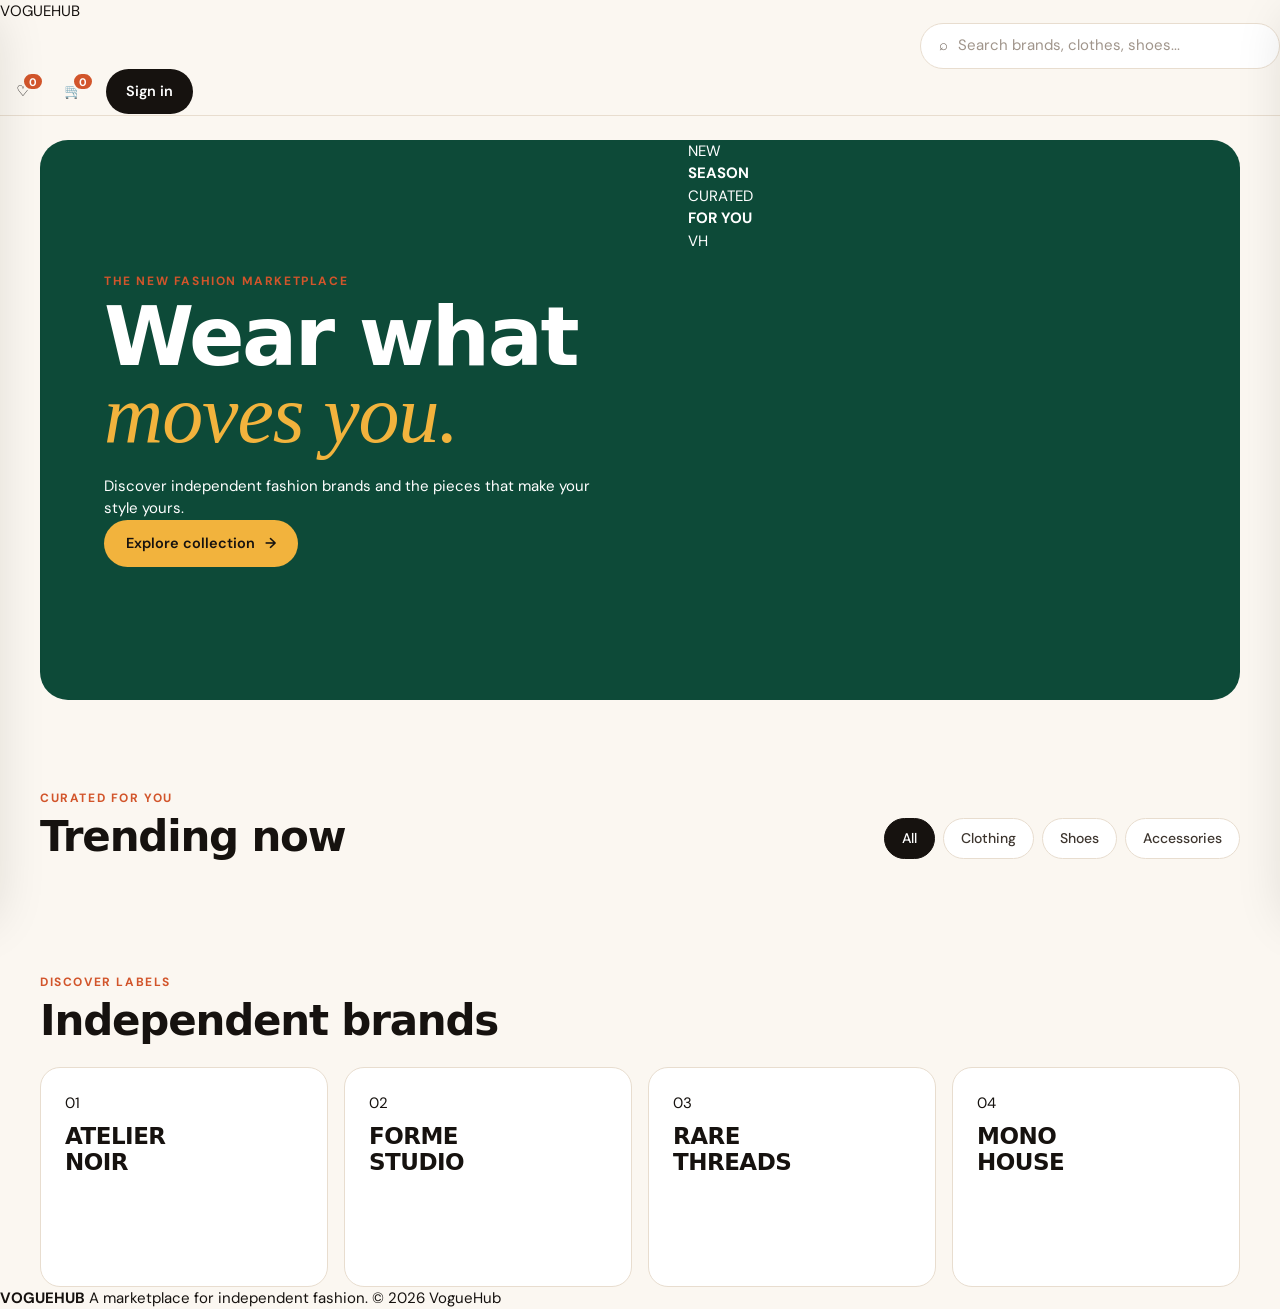
<file: index_1.html>
<!DOCTYPE html>
<html lang="en">
<head>
  <meta charset="UTF-8">
  <meta name="viewport" content="width=device-width, initial-scale=1.0">
  <title>VOGUEHUB — Fashion Marketplace</title>
  <link rel="preconnect" href="https://fonts.googleapis.com">
  <link rel="preconnect" href="https://fonts.gstatic.com" crossorigin>
  <link href="https://fonts.googleapis.com/css2?family=DM+Sans:wght@400;500;600;700&family=Playfair+Display:wght@600;700&display=swap" rel="stylesheet">
  <link rel="stylesheet" href="css/style.css">
</head>
<body>
  <div class="overlay" id="overlay"></div>

  <aside class="sidebar" id="sidebar">
    <div class="brand">
      <div class="brand-mark">V</div>
      <div><strong>VOGUEHUB</strong><span>FASHION MARKETPLACE</span></div>
    </div>
    <button class="close-sidebar" id="closeSidebar" aria-label="Close menu">×</button>

    <nav>
      <p class="nav-label">DISCOVER</p>
      <button class="nav-item active" data-category="All">⌂ <span>Home</span></button>
      <button class="nav-item" data-category="New In">✦ <span>New In</span></button>
      <button class="nav-item" data-category="Clothing">◈ <span>Clothing</span></button>
      <button class="nav-item" data-category="Shoes">◇ <span>Shoes</span></button>
      <button class="nav-item" data-category="Accessories">○ <span>Accessories</span></button>

      <p class="nav-label">MY SPACE</p>
      <button class="nav-item" id="wishlistNav">♡ <span>Wishlist</span><b id="wishCount">0</b></button>
      <button class="nav-item" id="cartNav">🛒 <span>Cart</span><b id="cartCount">0</b></button>

      <p class="nav-label seller-label">SELL ON VOGUEHUB</p>
      <button class="nav-item seller-button" id="sellNav">＋ <span>Upload Product</span></button>
      <button class="nav-item" id="dashboardNav">▣ <span>Seller Dashboard</span></button>
    </nav>

    <div class="sidebar-bottom">
      <button class="nav-item" id="settingsBtn">⚙ <span>Settings</span></button>
      <button class="profile-mini" id="profileBtn">
        <div class="avatar" id="avatar">G</div>
        <div><strong id="profileName">Guest</strong><span id="profileStatus">Sign in to continue</span></div>
      </button>
    </div>
  </aside>

  <main class="main">
    <header class="topbar">
      <button class="menu-btn" id="menuBtn">☰</button>
      <div class="mobile-logo">VOGUEHUB</div>
      <div class="search-box">
        <span>⌕</span>
        <input id="searchInput" type="search" placeholder="Search brands, clothes, shoes...">
      </div>
      <div class="top-actions">
        <button class="icon-btn" id="headerWish" title="Wishlist">♡<small id="headerWishCount">0</small></button>
        <button class="icon-btn cart-icon" id="headerCart" title="Cart">🛒<small id="headerCartCount">0</small></button>
        <button class="sign-in-btn" id="headerAuth">Sign in</button>
      </div>
    </header>

    <section class="hero">
      <div class="hero-copy">
        <p class="eyebrow">THE NEW FASHION MARKETPLACE</p>
        <h1>Wear what<br><em>moves you.</em></h1>
        <p>Discover independent fashion brands and the pieces that make your style yours.</p>
        <button class="primary-btn" id="shopNow">Explore collection <span>→</span></button>
      </div>
      <div class="hero-art">
        <div class="hero-card card-one">NEW<br><strong>SEASON</strong></div>
        <div class="hero-card card-two">CURATED<br><strong>FOR YOU</strong></div>
        <div class="hero-circle">VH</div>
      </div>
    </section>

    <section class="content">
      <div class="section-heading">
        <div>
          <p class="eyebrow">CURATED FOR YOU</p>
          <h2>Trending now</h2>
        </div>
        <div class="filter-row" id="filters">
          <button class="filter active" data-filter="All">All</button>
          <button class="filter" data-filter="Clothing">Clothing</button>
          <button class="filter" data-filter="Shoes">Shoes</button>
          <button class="filter" data-filter="Accessories">Accessories</button>
        </div>
      </div>

      <div class="product-grid" id="productGrid"></div>

      <div class="empty-state" id="emptyState" hidden>
        <div>⌕</div>
        <h3>No pieces found</h3>
        <p>Try another search or category.</p>
      </div>
    </section>

    <section class="brands-section">
      <div class="section-heading">
        <div>
          <p class="eyebrow">DISCOVER LABELS</p>
          <h2>Independent brands</h2>
        </div>
      </div>
      <div class="brand-strip">
        <div class="brand-tile"><span>01</span><strong>ATELIER<br>NOIR</strong></div>
        <div class="brand-tile"><span>02</span><strong>FORME<br>STUDIO</strong></div>
        <div class="brand-tile"><span>03</span><strong>RARE<br>THREADS</strong></div>
        <div class="brand-tile"><span>04</span><strong>MONO<br>HOUSE</strong></div>
      </div>
    </section>

    <footer>
      <strong>VOGUEHUB</strong>
      <span>A marketplace for independent fashion.</span>
      <span>© 2026 VogueHub</span>
    </footer>
  </main>

  <!-- Cart drawer -->
  <section class="drawer" id="cartDrawer">
    <div class="drawer-head"><div><p class="eyebrow">YOUR BAG</p><h2>Shopping cart</h2></div><button class="drawer-close" data-close="cartDrawer">×</button></div>
    <div class="cart-items" id="cartItems"></div>
    <div class="cart-footer">
      <div><span>Subtotal</span><strong id="cartTotal">₦0</strong></div>
      <button class="primary-btn full" id="checkoutBtn">Proceed to checkout →</button>
      <small>Demo checkout — connect a payment provider for real transactions.</small>
    </div>
  </section>

  <!-- Auth modal -->
  <div class="modal-wrap" id="authModal">
    <div class="modal">
      <button class="modal-close" data-close="authModal">×</button>
      <div class="auth-logo">VH</div>
      <p class="eyebrow" id="authEyebrow">WELCOME BACK</p>
      <h2 id="authTitle">Sign in</h2>
      <p class="muted" id="authText">Access your cart, wishlist and seller tools.</p>
      <form id="authForm">
        <div class="field" id="nameField" hidden><label>Full name</label><input id="nameInput" type="text" placeholder="Your name"></div>
        <div class="field"><label>Email</label><input id="emailInput" type="email" placeholder="you@example.com" required></div>
        <div class="field"><label>Password</label><input id="passwordInput" type="password" placeholder="••••••••" required minlength="4"></div>
        <button class="primary-btn full" type="submit" id="authSubmit">Sign in</button>
      </form>
      <button class="switch-auth" id="switchAuth">Don't have an account? <b>Create one</b></button>
    </div>
  </div>

  <!-- Product modal -->
  <div class="modal-wrap" id="productModal">
    <div class="modal product-modal">
      <button class="modal-close" data-close="productModal">×</button>
      <div id="productDetail"></div>
    </div>
  </div>

  <!-- Seller upload modal -->
  <div class="modal-wrap" id="uploadModal">
    <div class="modal upload-modal">
      <button class="modal-close" data-close="uploadModal">×</button>
      <p class="eyebrow">SELL ON VOGUEHUB</p>
      <h2>Upload a product</h2>
      <p class="muted">Add a piece to your storefront. In this demo it is saved in your browser.</p>
      <form id="uploadForm">
        <div class="field"><label>Product name</label><input id="uploadName" required placeholder="e.g. Oversized Essential Tee"></div>
        <div class="form-row">
          <div class="field"><label>Brand</label><input id="uploadBrand" required placeholder="Your brand"></div>
          <div class="field"><label>Price (₦)</label><input id="uploadPrice" type="number" min="1" required placeholder="25000"></div>
        </div>
        <div class="form-row">
          <div class="field"><label>Category</label>
            <select id="uploadCategory"><option>Clothing</option><option>Shoes</option><option>Accessories</option></select>
          </div>
          <div class="field"><label>Image URL</label><input id="uploadImage" type="url" placeholder="https://..."></div>
        </div>
        <div class="field"><label>Description</label><textarea id="uploadDescription" rows="3" placeholder="Tell buyers about this piece..."></textarea></div>
        <button class="primary-btn full" type="submit">Publish product →</button>
      </form>
    </div>
  </div>

  <!-- Dashboard modal -->
  <div class="modal-wrap" id="dashboardModal">
    <div class="modal dashboard-modal">
      <button class="modal-close" data-close="dashboardModal">×</button>
      <p class="eyebrow">SELLER CENTER</p>
      <h2>Your dashboard</h2>
      <div class="stats">
        <div><strong id="statProducts">0</strong><span>Products</span></div>
        <div><strong id="statOrders">0</strong><span>Orders</span></div>
        <div><strong id="statRevenue">₦0</strong><span>Revenue</span></div>
      </div>
      <div class="dashboard-note"><strong>Next step</strong><p>Connect a real backend/database to store products and orders for all sellers.</p></div>
      <button class="primary-btn full" id="dashboardUpload">＋ Upload another product</button>
    </div>
  </div>

  <div class="toast" id="toast"></div>
  <script src="js/script.js"></script>
</body>
</html>
</file>
<file: css/style.css>
/* Kloset — bold, warm and made for phones first */
:root{
  --ink:#16120F; --ink-2:#3D352E; --muted:#776C63; --line:#E8DDCF; --paper:#FBF7F1; --sand:#F3E9DC; --card:#FFFFFF;
  --green:#0D4A38; --green-2:#14684F; --green-soft:#E2EFE8;
  --gold:#F2B33D; --gold-2:#FFC85C; --gold-soft:#FDF1D8;
  --clay:#D2552B; --clay-soft:#FBE4D8;
  --radius:20px; --radius-lg:28px;
  --shadow:0 18px 50px rgba(22,18,15,.14); --shadow-sm:0 4px 16px rgba(22,18,15,.07);
  --font-display:"Bricolage Grotesque",system-ui,sans-serif;
  --font-body:"DM Sans",system-ui,sans-serif;
  --font-accent:"Instrument Serif",Georgia,serif;
  --wrap:1240px; --gutter:clamp(16px,4vw,40px);
  --pattern:url("data:image/svg+xml,%3Csvg xmlns='http://www.w3.org/2000/svg' width='56' height='56' viewBox='0 0 56 56'%3E%3Cg fill='none' stroke='%23F2B33D' stroke-opacity='.2' stroke-width='1.5'%3E%3Ccircle cx='28' cy='28' r='10'/%3E%3Ccircle cx='28' cy='28' r='4'/%3E%3Cpath d='M0 28h12M44 28h12M28 0v12M28 44v12'/%3E%3C/g%3E%3Cg fill='%23D2552B' fill-opacity='.3'%3E%3Cpath d='M0-6l6 6-6 6-6-6zM56-6l6 6-6 6-6-6zM0 50l6 6-6 6-6-6zM56 50l6 6-6 6-6-6z'/%3E%3C/g%3E%3C/svg%3E");
}
*{box-sizing:border-box;margin:0;padding:0}
[hidden]{display:none!important}
html{scroll-behavior:smooth;-webkit-text-size-adjust:100%}
body{font-family:var(--font-body);font-size:15px;line-height:1.5;background:var(--paper);color:var(--ink);min-height:100vh;-webkit-font-smoothing:antialiased}
img{display:block;max-width:100%}
button,input,select,textarea{font:inherit;color:inherit}
button{cursor:pointer;border:0;background:none}
a{color:inherit}
:focus-visible{outline:3px solid rgba(13,74,56,.35);outline-offset:2px}
.i{width:22px;height:22px;flex:0 0 auto;fill:none;stroke:currentColor;stroke-width:1.7;stroke-linecap:round;stroke-linejoin:round}
.pattern{background-color:var(--green);background-image:var(--pattern)}

/* ---------- Header ---------- */
.announce{position:relative;color:#fff;text-align:center;font-size:13px;font-weight:500;padding:9px 16px 13px;background:var(--green)}
.announce i{font-style:normal;color:var(--gold);margin:0 10px}
.announce::after{content:"";position:absolute;left:0;right:0;bottom:0;height:4px;background:repeating-linear-gradient(90deg,var(--gold) 0 22px,var(--clay) 22px 40px,var(--ink) 40px 46px,var(--green-2) 46px 66px)}
.demo-banner{background:var(--gold-soft);color:#6B4A0E;font-size:13px;line-height:1.5;padding:9px var(--gutter);text-align:center}
.demo-banner strong{text-transform:uppercase;letter-spacing:1px;font-size:11px;margin-right:6px}
.demo-banner.error{background:var(--clay-soft);color:#7A2A12}

.topbar{position:sticky;top:0;z-index:40;background:rgba(251,247,241,.92);backdrop-filter:saturate(1.4) blur(14px);-webkit-backdrop-filter:saturate(1.4) blur(14px);border-bottom:1px solid var(--line)}
.topbar-inner{width:min(var(--wrap),100% - var(--gutter)*2);margin:auto;height:74px;display:flex;align-items:center;gap:18px}
.logo{font-family:var(--font-display);font-weight:800;font-size:25px;letter-spacing:-.6px;color:var(--ink);text-decoration:none;white-space:nowrap}
.logo span{color:var(--green)}
.logo.light{color:#fff}
.logo.light span{color:var(--gold)}
.menu-btn{display:none;place-items:center;width:44px;height:44px;border-radius:50%;margin-left:-8px}
.menu-btn:hover{background:var(--sand)}
.main-nav{display:flex;gap:2px;margin-left:8px}
.main-nav .nav-item{padding:9px 13px;border-radius:999px;font-weight:500;font-size:15px;color:var(--ink-2);transition:background .15s,color .15s}
.main-nav .nav-item:hover,.main-nav .nav-item.active{background:var(--sand);color:var(--ink)}
.search-box{flex:1;max-width:360px;margin-left:auto;display:flex;align-items:center;gap:10px;height:46px;padding:0 18px;background:#fff;border:1.5px solid var(--line);border-radius:999px;color:var(--muted);cursor:text;transition:border-color .15s,box-shadow .15s}
.search-box:focus-within{border-color:var(--green);box-shadow:0 0 0 4px rgba(13,74,56,.1)}
.search-box .i{width:19px;height:19px}
.search-box input{border:0;outline:0;background:none;width:100%;font-size:15px;color:var(--ink)}
.search-box input::placeholder{color:#A0958B}
.top-actions{display:flex;align-items:center;gap:4px}
.sell-link{font-weight:700;font-size:14.5px;color:var(--clay);text-decoration:none;padding:9px 12px;border-radius:999px;white-space:nowrap}
.sell-link:hover,.sell-link.active{background:var(--clay-soft)}
.icon-btn{position:relative;width:46px;height:46px;border-radius:50%;display:grid;place-items:center;color:var(--ink);transition:background .15s}
.icon-btn:hover{background:var(--sand)}
.icon-btn small{position:absolute;top:3px;right:2px;min-width:19px;height:19px;padding:0 5px;border-radius:10px;background:var(--clay);color:#fff;font-size:11px;font-weight:700;display:grid;place-items:center;border:2px solid var(--paper)}
.sign-in-btn{background:var(--ink);color:#fff;border-radius:999px;padding:12px 20px;font-weight:600;font-size:14.5px;margin-left:6px;white-space:nowrap;transition:background .15s}
.sign-in-btn:hover{background:var(--green)}
.cart-pop{animation:cartPop .35s ease}

/* ---------- Slide-out menu ---------- */
.overlay{position:fixed;inset:0;z-index:60;background:rgba(22,18,15,.45);opacity:0;pointer-events:none;transition:opacity .25s}
.overlay.open{opacity:1;pointer-events:auto}
.sidebar{position:fixed;z-index:70;top:0;left:0;bottom:0;width:min(330px,86vw);background:var(--paper);transform:translateX(-102%);transition:transform .3s ease;display:flex;flex-direction:column;padding:18px 16px;box-shadow:var(--shadow);overflow-y:auto}
.sidebar.open{transform:none}
.sidebar-head{display:flex;justify-content:space-between;align-items:center;padding:0 8px 8px}
.close-sidebar{width:42px;height:42px;border-radius:50%;font-size:28px;line-height:1;color:var(--ink-2);background:var(--sand)}
.nav-label{font-size:11.5px;letter-spacing:1.5px;text-transform:uppercase;color:var(--muted);font-weight:700;margin:20px 12px 6px}
.sidebar .nav-item{width:100%;display:flex;align-items:center;justify-content:space-between;padding:12px;border-radius:14px;font-size:16px;font-weight:500;color:var(--ink);text-decoration:none;text-align:left}
.sidebar .nav-item:hover,.sidebar .nav-item.active{background:var(--sand)}
.sidebar .nav-item b{background:var(--ink);color:#fff;font-size:11.5px;border-radius:999px;padding:2px 9px}
.sidebar .seller-button{color:var(--clay);font-weight:700}
.sidebar-bottom{margin-top:auto;padding-top:14px;border-top:1px solid var(--line)}
.profile-mini{display:flex;gap:12px;align-items:center;width:100%;text-align:left;padding:8px;border-radius:14px}
.profile-mini:hover{background:var(--sand)}
.profile-mini strong{display:block;font-size:15px}
.profile-mini span{display:block;font-size:13px;color:var(--muted);overflow:hidden;text-overflow:ellipsis;max-width:220px;white-space:nowrap}
.avatar{width:42px;height:42px;border-radius:50%;background:var(--green);color:var(--gold);display:grid;place-items:center;font-weight:700;font-family:var(--font-display);flex:0 0 auto}

/* ---------- Layout ---------- */
.hero,.cats,.content,.how,.brands-section,.seller-band,.page{width:min(var(--wrap),100% - var(--gutter)*2);margin-inline:auto}
.cats,.content,.how,.brands-section,.seller-band{margin-top:clamp(56px,7vw,96px)}
#shop,#brands,.seller-band{scroll-margin-top:96px}
.eyebrow{font-size:12px;font-weight:700;letter-spacing:1.6px;text-transform:uppercase;color:var(--clay);margin-bottom:8px}
.eyebrow.light{color:var(--gold)}
.section-heading{display:flex;align-items:flex-end;justify-content:space-between;gap:16px 24px;margin-bottom:24px;flex-wrap:wrap}
.section-heading.center{justify-content:center;text-align:center}
.section-heading h2{font-family:var(--font-display);font-weight:700;font-size:clamp(28px,3.4vw,42px);letter-spacing:-1.2px;line-height:1.05}

/* ---------- Hero ---------- */
.hero{margin-top:24px;display:grid;grid-template-columns:1.08fr .92fr;background:var(--green);color:#fff;border-radius:var(--radius-lg);overflow:hidden;min-height:560px}
.hero-copy{padding:clamp(32px,5vw,72px);display:flex;flex-direction:column;justify-content:center;align-items:flex-start;animation:rise .6s ease both}
.hero-kicker{display:inline-flex;align-items:center;gap:10px;font-size:13.5px;font-weight:600;color:var(--gold);margin-bottom:20px}
.dot{width:8px;height:8px;border-radius:50%;background:var(--gold);box-shadow:0 0 0 5px rgba(242,179,61,.22)}
.hero h1{font-family:var(--font-display);font-weight:800;font-size:clamp(46px,6.4vw,88px);line-height:.94;letter-spacing:-2.5px;margin-bottom:22px}
.hero h1 em{font-family:var(--font-accent);font-weight:400;font-style:italic;color:var(--gold);letter-spacing:-1px;padding-right:.05em}
.hero-sub{font-size:17.5px;line-height:1.6;color:rgba(255,255,255,.82);max-width:470px;margin-bottom:30px}
.hero-actions{display:flex;gap:12px;flex-wrap:wrap}
.hero .primary-btn{background:var(--gold);color:var(--ink)}
.hero .primary-btn:hover{background:var(--gold-2)}
.hero-points{list-style:none;display:flex;gap:10px 26px;flex-wrap:wrap;margin-top:34px;font-size:14.5px;color:rgba(255,255,255,.86)}
.hero-points li{display:flex;align-items:center;gap:8px}
.hero-points .i{color:var(--gold);width:20px;height:20px}
.hero-art{position:relative;min-height:100%}
.hero-main{position:absolute;inset:0;width:100%;height:100%;object-fit:cover;object-position:center 20%}
.hero-side{position:absolute;z-index:2;left:-70px;bottom:40px;width:36%;aspect-ratio:3/4;object-fit:cover;border-radius:20px;border:6px solid var(--green);box-shadow:var(--shadow)}
.hero-tag{position:absolute;z-index:2;right:20px;top:20px;background:rgba(255,255,255,.94);color:var(--ink);font-weight:600;font-size:13px;padding:9px 15px;border-radius:999px}

/* ---------- Buttons ---------- */
.primary-btn{display:inline-flex;align-items:center;justify-content:center;gap:10px;background:var(--ink);color:#fff;border-radius:999px;padding:13px 22px;font-weight:600;font-size:14.5px;text-decoration:none;transition:background .15s,transform .15s}
.primary-btn:hover{background:var(--green)}
.primary-btn:active{transform:scale(.98)}
.primary-btn.big,.ghost-btn.big{padding:16px 28px;font-size:16px}
.primary-btn.gold{background:var(--gold);color:var(--ink)}
.primary-btn.gold:hover{background:var(--gold-2)}
.primary-btn:disabled,.secondary-btn:disabled{opacity:.55;cursor:wait;transform:none}
.secondary-btn{display:inline-flex;align-items:center;justify-content:center;gap:8px;background:#fff;color:var(--ink);border:1.5px solid var(--line);border-radius:999px;padding:11px 18px;font-weight:600;font-size:14px;text-decoration:none;transition:border-color .15s}
.secondary-btn:hover{border-color:var(--ink)}
.ghost-btn{display:inline-flex;align-items:center;justify-content:center;border:1.5px solid rgba(255,255,255,.45);color:#fff;border-radius:999px;padding:13px 22px;font-weight:600;text-decoration:none;transition:background .15s,border-color .15s}
.ghost-btn:hover{background:rgba(255,255,255,.1);border-color:#fff}
.link-btn{color:var(--ink);font-size:14px;font-weight:600;padding:4px 0;text-decoration:underline;text-underline-offset:3px}
.link-btn:hover{color:var(--green)}
.link-btn.danger{color:var(--clay)}
.full{width:100%}
.center{text-align:center;justify-content:center}
.full.secondary-btn{margin-top:10px}

/* ---------- Shop by style ---------- */
.cat-grid{display:grid;grid-template-columns:repeat(6,1fr);gap:14px}
.cat-tile{position:relative;display:block;border-radius:var(--radius);overflow:hidden;aspect-ratio:3/4;background:var(--sand);text-align:left}
.cat-tile img{width:100%;height:100%;object-fit:cover;transition:transform .6s ease}
.cat-tile:hover img{transform:scale(1.06)}
.cat-tile::after{content:"";position:absolute;inset:45% 0 0;background:linear-gradient(transparent,rgba(10,8,6,.75))}
.cat-tile span{position:absolute;z-index:1;left:16px;right:16px;bottom:14px;color:#fff;font-family:var(--font-display);font-weight:700;font-size:19px;letter-spacing:-.3px}

/* ---------- Product grid ---------- */
.filter-row{display:flex;gap:8px;flex-wrap:wrap}
.filter{background:#fff;border:1.5px solid var(--line);padding:9px 17px;border-radius:999px;font-size:14px;font-weight:500;color:var(--ink-2);white-space:nowrap;transition:.15s}
.filter.active,.filter:hover{background:var(--ink);border-color:var(--ink);color:#fff}
.clothing-style-row{display:flex;gap:8px;flex-wrap:wrap;margin:-6px 0 24px}
.style-filter{background:var(--sand);border-radius:999px;padding:8px 15px;font-size:13.5px;font-weight:500;color:var(--ink-2);white-space:nowrap;transition:.15s}
.style-filter.active,.style-filter:hover{background:var(--green);color:#fff}
.product-grid{display:grid;grid-template-columns:repeat(4,minmax(0,1fr));gap:32px 20px}
.product-card{min-width:0}
.product-image{position:relative;aspect-ratio:3/4;border-radius:var(--radius);overflow:hidden;background:var(--sand);cursor:pointer}
.product-image img{width:100%;height:100%;object-fit:cover;transition:transform .6s ease,opacity .35s ease}
.product-image .alt{position:absolute;inset:0;opacity:0}
.product-card:hover .product-image img{transform:scale(1.04)}
.product-card:hover .product-image .alt{opacity:1}
.image-placeholder{width:100%;height:100%;display:grid;place-items:center;font-family:var(--font-display);font-weight:800;font-size:44px;color:#B3A595;background:var(--sand)}
.badge-new{position:absolute;z-index:2;left:12px;top:12px;background:var(--gold);color:var(--ink);font-size:11px;font-weight:700;letter-spacing:.8px;text-transform:uppercase;padding:5px 10px;border-radius:999px}
.heart{position:absolute;z-index:2;right:12px;top:12px;width:40px;height:40px;border-radius:50%;background:rgba(255,255,255,.94);display:grid;place-items:center;font-size:19px;color:var(--ink);transition:transform .15s,color .15s}
.heart:hover{transform:scale(1.08)}
.heart.liked{color:var(--clay)}
.product-info{padding:12px 2px 0}
.brand-name{font-size:12px;font-weight:700;letter-spacing:.9px;text-transform:uppercase;color:var(--green);text-decoration:none}
.brand-name:hover{color:var(--clay)}
.product-info h3{font-size:15.5px;font-weight:500;line-height:1.35;margin:4px 0 6px;display:-webkit-box;-webkit-line-clamp:2;-webkit-box-orient:vertical;overflow:hidden}
.product-style{display:inline-block;margin-bottom:4px;padding:3px 9px;border-radius:999px;background:var(--sand);color:var(--ink-2);font-size:12px;font-weight:500}
.price-row{display:flex;justify-content:space-between;align-items:center;gap:8px;margin-top:6px}
.price{font-size:16.5px;font-weight:700}
.add-btn{background:var(--ink);color:#fff;border-radius:999px;padding:8px 14px;font-size:13px;font-weight:600;white-space:nowrap;transition:background .15s}
.add-btn:hover{background:var(--green)}
.empty-state{text-align:center;padding:64px 16px;color:var(--muted)}
.empty-state h3{font-family:var(--font-display);font-size:26px;letter-spacing:-.5px;color:var(--ink);margin-bottom:8px}
.empty-state p{font-size:15px;line-height:1.6;max-width:420px;margin:0 auto}
.empty-actions{margin-top:22px;display:flex;gap:10px;justify-content:center;flex-wrap:wrap}
.launch{display:grid;grid-template-columns:1.4fr 1fr;gap:28px;align-items:center;border-radius:var(--radius-lg);padding:clamp(28px,4vw,52px);color:#fff}
.launch h3{font-family:var(--font-display);font-weight:800;font-size:clamp(26px,3vw,40px);line-height:1.05;letter-spacing:-1px;margin-bottom:14px}
.launch p{color:rgba(255,255,255,.86);font-size:16.5px;line-height:1.6;max-width:520px}
.launch-card{background:#fff;color:var(--ink);border-radius:var(--radius);padding:26px;display:grid;gap:6px;justify-items:start}
.launch-card strong{font-family:var(--font-display);font-size:22px;letter-spacing:-.4px}
.launch-card>span{color:var(--muted);font-size:15px;margin-bottom:12px}
.spinner{width:30px;height:30px;margin:0 auto 14px;border:3px solid var(--line);border-top-color:var(--green);border-radius:50%;animation:spin .8s linear infinite}

/* ---------- How it works ---------- */
.how{background:var(--sand);border-radius:var(--radius-lg);padding:clamp(36px,5vw,64px)}
.how-steps{list-style:none;display:grid;grid-template-columns:repeat(4,1fr);gap:16px;counter-reset:step}
.how-steps li{background:#fff;border-radius:var(--radius);padding:26px 24px;counter-increment:step}
.how-steps li::before{content:counter(step);display:grid;place-items:center;width:44px;height:44px;border-radius:50%;background:var(--green);color:var(--gold);font-family:var(--font-display);font-weight:800;font-size:19px;margin-bottom:18px}
.how-steps strong{display:block;font-family:var(--font-display);font-size:21px;letter-spacing:-.3px;margin-bottom:6px}
.how-steps span{color:var(--muted);font-size:15px;line-height:1.55}

/* ---------- Brands ---------- */
.brand-strip{display:grid;grid-template-columns:repeat(auto-fill,minmax(250px,1fr));gap:16px}
.brand-tile{background:#fff;border:1.5px solid var(--line);border-radius:var(--radius);padding:24px;display:flex;flex-direction:column;align-items:flex-start;gap:10px;min-height:220px;text-decoration:none;color:var(--ink);transition:transform .2s,box-shadow .2s,border-color .2s}
.brand-tile:hover{transform:translateY(-3px);box-shadow:var(--shadow);border-color:transparent}
.brand-logo,.brand-mono{width:54px;height:54px;border-radius:50%;object-fit:cover;flex:0 0 auto}
.brand-mono{display:grid;place-items:center;background:var(--green);color:var(--gold);font-family:var(--font-display);font-weight:800;font-size:22px}
.brand-origin{font-size:11.5px;font-weight:700;letter-spacing:1.1px;text-transform:uppercase;color:var(--muted)}
.brand-tile strong{font-family:var(--font-display);font-size:23px;letter-spacing:-.5px;line-height:1.1}
.brand-description{font-size:14.5px;color:var(--muted);line-height:1.5}
.brand-count{margin-top:auto;font-weight:700;font-size:14px;color:var(--green)}
.brand-tile.cta{background:var(--clay);border-color:var(--clay);color:#fff}
.brand-tile.cta .brand-origin,.brand-tile.cta .brand-description{color:rgba(255,255,255,.85)}
.brand-tile.cta .brand-count{color:#fff}

/* ---------- Seller band ---------- */
.seller-band{display:grid;grid-template-columns:1.25fr .75fr;border-radius:var(--radius-lg);overflow:hidden;color:#fff;min-height:460px}
.seller-band-copy{padding:clamp(36px,5vw,68px);display:flex;flex-direction:column;justify-content:center;align-items:flex-start}
.seller-band h2{font-family:var(--font-display);font-weight:800;font-size:clamp(34px,4.2vw,56px);line-height:.98;letter-spacing:-1.8px;margin-bottom:24px;max-width:580px}
.seller-band h2 em{font-family:var(--font-accent);font-weight:400;color:var(--gold);letter-spacing:-.5px}
.seller-band ul{list-style:none;display:grid;gap:12px;margin-bottom:30px}
.seller-band li{position:relative;padding-left:30px;font-size:16px;color:rgba(255,255,255,.9)}
.seller-band li::before{content:"✓";position:absolute;left:0;top:0;color:var(--gold);font-weight:700}
.seller-band>img{width:100%;height:100%;object-fit:cover}

/* ---------- Footer ---------- */
.site-footer{margin-top:clamp(64px,8vw,110px);background:var(--ink);color:rgba(255,255,255,.68);padding:56px 0 28px}
.footer-inner{width:min(var(--wrap),100% - var(--gutter)*2);margin:auto;display:grid;grid-template-columns:1.6fr 1fr 1fr 1fr;gap:28px}
.footer-inner strong{display:block;color:#fff;font-size:14.5px;margin-bottom:10px}
.footer-inner a,.footer-inner button{display:block;color:rgba(255,255,255,.68);font-size:15px;padding:5px 0;text-decoration:none;text-align:left}
.footer-inner a:hover,.footer-inner button:hover{color:var(--gold)}
.footer-brand p{margin-top:10px;font-size:15px;max-width:270px;line-height:1.55}
.footer-legal{width:min(var(--wrap),100% - var(--gutter)*2);margin:40px auto 0;padding-top:20px;border-top:1px solid rgba(255,255,255,.12);font-size:13px}

/* ---------- Phone tab bar ---------- */
.bottom-nav{display:none}

/* ---------- Bag drawer ---------- */
.drawer{position:fixed;z-index:80;top:0;right:0;height:100%;width:min(440px,100%);background:#fff;transform:translateX(102%);transition:transform .3s ease;display:flex;flex-direction:column;box-shadow:var(--shadow)}
.drawer.open{transform:none}
.drawer-head{display:flex;justify-content:space-between;align-items:flex-start;padding:24px 24px 16px;border-bottom:1px solid var(--line)}
.drawer-head .eyebrow{margin-bottom:4px}
.drawer-head h2{font-family:var(--font-display);font-size:28px;letter-spacing:-.7px}
.drawer-close,.modal-close{width:42px;height:42px;border-radius:50%;background:var(--paper);font-size:26px;line-height:1;color:var(--ink-2);display:grid;place-items:center;transition:background .15s}
.drawer-close:hover,.modal-close:hover{background:var(--sand)}
.cart-items{flex:1;overflow:auto;padding:4px 24px}
.cart-row{display:grid;grid-template-columns:78px 1fr auto;gap:14px;align-items:start;padding:16px 0;border-bottom:1px solid var(--line)}
.cart-thumb{width:78px;height:98px;border-radius:12px;overflow:hidden;background:var(--sand)}
.cart-thumb img{width:100%;height:100%;object-fit:cover}
.cart-thumb .image-placeholder{font-size:24px}
.cart-row h4{font-size:15px;font-weight:600;line-height:1.3}
.cart-row p{font-size:13px;color:var(--muted);margin:4px 0 10px}
.cart-row>strong{font-size:15px}
.qty{display:inline-flex;align-items:center;gap:10px;border:1.5px solid var(--line);border-radius:999px;padding:3px;font-weight:600;font-size:14px}
.qty button{width:28px;height:28px;border-radius:50%;background:var(--paper);font-size:16px}
.remove{color:var(--clay);font-size:13px;font-weight:600;margin-left:12px}
.cart-footer{padding:18px 24px calc(18px + env(safe-area-inset-bottom));border-top:1px solid var(--line)}
.cart-footer>div{display:flex;justify-content:space-between;align-items:center;font-size:16px;margin-bottom:14px}
.cart-footer>div strong{font-family:var(--font-display);font-size:22px}
.cart-footer small{display:block;text-align:center;color:var(--muted);font-size:12.5px;line-height:1.5;margin-top:10px}

/* ---------- Dialogs ---------- */
.modal-wrap{position:fixed;inset:0;z-index:100;background:rgba(22,18,15,.55);display:none;place-items:center;padding:20px;backdrop-filter:blur(4px);-webkit-backdrop-filter:blur(4px)}
.modal-wrap.open{display:grid;animation:fade .2s ease}
.modal{width:min(470px,100%);background:#fff;border-radius:26px;padding:38px 34px 32px;position:relative;max-height:92vh;overflow:auto;box-shadow:var(--shadow);animation:pop .25s ease}
.modal-close{position:absolute;z-index:3;right:14px;top:14px}
.modal h2{font-family:var(--font-display);font-weight:700;font-size:32px;letter-spacing:-.9px;line-height:1.08;margin-bottom:8px}
.muted{font-size:14.5px;color:var(--muted);line-height:1.6;margin-bottom:22px}
.auth-logo,.success-mark{width:52px;height:52px;border-radius:50%;background:var(--green);color:var(--gold);display:grid;place-items:center;font-family:var(--font-display);font-weight:800;font-size:22px;margin-bottom:22px}
.field{margin-bottom:16px}
.field label{display:block;font-size:13px;font-weight:600;color:var(--ink-2);margin-bottom:7px}
.field input,.field select,.field textarea{width:100%;border:1.5px solid var(--line);border-radius:14px;padding:12px 14px;font-size:15px;background:#fff;color:var(--ink);outline:0;transition:border-color .15s,box-shadow .15s}
.field input:focus,.field select:focus,.field textarea:focus{border-color:var(--green);box-shadow:0 0 0 4px rgba(13,74,56,.1)}
.field input[type=file]{padding:10px;background:var(--paper)}
.form-row{display:grid;grid-template-columns:1fr 1fr;gap:12px}
.forgot{display:block;margin:-6px 0 16px auto;font-size:13px;color:var(--muted)}
.switch-auth{display:block;width:100%;text-align:center;color:var(--muted);font-size:14px;margin-top:18px}
.switch-auth b{color:var(--ink)}
.check{display:flex;align-items:center;gap:10px;font-size:14.5px;margin:4px 0 20px;cursor:pointer}
.check input{width:18px;height:18px;accent-color:var(--green)}
.thumbs{display:flex;flex-wrap:wrap;gap:8px;margin-top:10px}
.thumbs figure{position:relative;width:72px;height:90px;border-radius:10px;overflow:hidden;background:var(--sand)}
.thumbs img{width:100%;height:100%;object-fit:cover}
.thumbs figcaption{position:absolute;left:0;right:0;bottom:0;background:rgba(22,18,15,.65);color:#fff;font-size:10.5px;text-align:center;padding:2px}
.hint{width:100%;font-size:12.5px;color:var(--muted)}
.account-links{display:grid;gap:14px;margin-top:24px;padding-top:20px;border-top:1px solid var(--line)}
.account-links a{font-size:15px;font-weight:600;text-decoration:none}
.account-links a:hover{color:var(--green)}
.account-links .link-btn{text-align:left;text-decoration:none;font-size:15px}
.upload-modal{width:min(640px,100%)}
.checkout-modal{width:min(580px,100%)}

/* Product detail */
.product-modal{width:min(1000px,100%);padding:0;overflow:hidden auto}
.detail{display:grid;grid-template-columns:1.05fr 1fr}
.detail-media{background:var(--sand);min-width:0}
.detail-img{aspect-ratio:4/5;overflow:hidden}
.detail-img img{width:100%;height:100%;object-fit:cover}
.detail-thumbs{display:flex;gap:8px;padding:10px}
.detail-thumbs button{width:64px;height:80px;border-radius:10px;overflow:hidden;opacity:.6;border:2px solid transparent;transition:opacity .15s}
.detail-thumbs button.active,.detail-thumbs button:hover{opacity:1}
.detail-thumbs button.active{border-color:var(--ink)}
.detail-thumbs img{width:100%;height:100%;object-fit:cover}
.detail-copy{padding:48px 38px 36px}
.detail-copy .eyebrow{display:block;margin-bottom:6px}
.detail-brand{display:inline-block;font-size:13px;font-weight:700;letter-spacing:.9px;text-transform:uppercase;color:var(--green);text-decoration:none;margin-bottom:10px}
.detail-brand:hover{color:var(--clay)}
.detail-copy h2{font-size:36px}
.detail-price{font-family:var(--font-display);font-weight:700;font-size:30px;margin:10px 0 16px}
.detail-description{font-size:15.5px;color:var(--ink-2);line-height:1.7;margin-bottom:24px;white-space:pre-line}

/* Checkout */
.summary{background:var(--paper);border:1.5px solid var(--line);border-radius:16px;padding:16px 18px;margin-bottom:22px;font-size:14px}
.summary-brand{padding-bottom:12px;margin-bottom:12px;border-bottom:1px solid var(--line)}
.summary-brand>strong{display:block;font-size:12px;letter-spacing:1.2px;text-transform:uppercase;color:var(--green);margin-bottom:6px}
.summary-line{display:flex;justify-content:space-between;gap:12px;color:var(--ink-2);padding:2px 0}
.summary-total{display:flex;justify-content:space-between;align-items:center;font-size:15px}
.summary-total strong{font-family:var(--font-display);font-size:22px}
.summary-note{margin-top:10px;color:var(--muted);line-height:1.5}
#successOrders{display:grid;gap:10px;margin-bottom:20px}
.success-order{display:flex;justify-content:space-between;align-items:center;gap:12px;background:var(--paper);border:1.5px solid var(--line);border-radius:16px;padding:14px 16px}
.success-order strong{display:block;font-size:16px}
.success-order span{font-size:13px;color:var(--muted)}

/* ---------- Inner pages ---------- */
.page{margin-top:40px}
.page.narrow{width:min(800px,100% - var(--gutter)*2)}
.page-head{display:flex;align-items:flex-end;justify-content:space-between;gap:16px;margin-bottom:22px;flex-wrap:wrap}
.page-title{font-family:var(--font-display);font-weight:800;font-size:clamp(36px,4.6vw,56px);line-height:1;letter-spacing:-1.6px}
.lead{color:var(--muted);font-size:17px;line-height:1.65;margin:16px 0 30px;max-width:620px}
.form-title{font-family:var(--font-display);font-size:28px;letter-spacing:-.6px;margin:38px 0 16px}
.panel{background:#fff;border:1.5px solid var(--line);border-radius:24px;padding:28px}
.panel .primary-btn{margin-top:6px}
.gate{padding-top:16px}
.gate-actions{display:flex;gap:10px;flex-wrap:wrap}
.steps{list-style:none;display:grid;grid-template-columns:repeat(3,1fr);gap:12px;counter-reset:step;margin-bottom:30px}
.steps li{background:#fff;border:1.5px solid var(--line);border-radius:var(--radius);padding:22px;counter-increment:step}
.steps li::before{content:counter(step);display:grid;place-items:center;width:36px;height:36px;border-radius:50%;background:var(--green);color:var(--gold);font-family:var(--font-display);font-weight:800;margin-bottom:14px}
.steps strong{display:block;font-size:16.5px;margin-bottom:4px}
.steps span{font-size:14px;color:var(--muted);line-height:1.55}

.notice{display:flex;align-items:center;justify-content:space-between;gap:14px;background:var(--gold-soft);border:1.5px solid #F4DEAE;border-radius:16px;padding:14px 18px;font-size:14.5px;line-height:1.55;color:#6B4A0E}
.notice a{color:inherit;word-break:break-all}
.notice.ok{background:var(--green-soft);border-color:#C7DFD2;color:#1F4D3B}
.notice.bad{background:var(--clay-soft);border-color:#F2C9B5;color:#7A2A12}
.notice .secondary-btn{flex:0 0 auto}
.pill{display:inline-block;padding:6px 12px;border-radius:999px;font-size:11.5px;font-weight:700;letter-spacing:.5px;text-transform:uppercase;background:var(--sand);color:var(--ink-2);white-space:nowrap}
.pill.approved,.pill.delivered{background:var(--green-soft);color:#1F5A42}
.pill.pending,.pill.new{background:var(--gold-soft);color:#7A5410}
.pill.confirmed,.pill.shipped{background:#E3ECF6;color:#2F4F75}
.pill.rejected,.pill.suspended,.pill.cancelled{background:var(--clay-soft);color:#8A3317}
.stats{display:grid;grid-template-columns:repeat(3,1fr);gap:12px;margin:22px 0}
.stats div{background:#fff;border:1.5px solid var(--line);border-radius:var(--radius);padding:20px}
.stats strong{display:block;font-family:var(--font-display);font-size:30px;letter-spacing:-.6px;line-height:1.1}
.stats span{font-size:13.5px;color:var(--muted)}
.tabs{display:flex;gap:6px;margin:28px 0 18px;overflow-x:auto;scrollbar-width:none}
.tabs::-webkit-scrollbar{display:none}
.tab{padding:10px 18px;border-radius:999px;font-size:14.5px;font-weight:500;color:var(--ink-2);background:var(--sand);white-space:nowrap;transition:.15s}
.tab.active{background:var(--ink);color:#fff}
.tab-head{display:flex;align-items:center;justify-content:space-between;gap:16px;margin-bottom:16px}
.tab-head .muted{margin:0}
.tab-head .primary-btn,.tab-head .secondary-btn{flex:0 0 auto;white-space:nowrap}

.manage-list{background:#fff;border:1.5px solid var(--line);border-radius:var(--radius);overflow:hidden}
.manage-row{display:grid;grid-template-columns:60px 1fr auto auto;gap:16px;align-items:center;padding:14px 18px;border-bottom:1px solid var(--line)}
.manage-row:last-child{border-bottom:0}
.manage-thumb,.order-thumb{width:60px;height:74px;border-radius:10px;overflow:hidden;background:var(--sand)}
.manage-thumb img,.order-thumb img{width:100%;height:100%;object-fit:cover}
.manage-thumb .image-placeholder,.order-thumb .image-placeholder{font-size:20px}
.manage-info strong{display:block;font-size:15px;margin-bottom:3px}
.manage-info span{font-size:13px;color:var(--muted)}
.manage-actions{display:flex;gap:16px}
.order-list{display:grid;gap:14px}
.order-card{background:#fff;border:1.5px solid var(--line);border-radius:var(--radius);padding:20px}
.order-head{display:flex;justify-content:space-between;align-items:center;gap:12px;margin-bottom:14px}
.order-head strong{display:block;font-family:var(--font-display);font-size:19px;letter-spacing:-.2px}
.order-head span:not(.pill){font-size:13px;color:var(--muted)}
.order-head a{color:var(--green);font-weight:600}
.status-select{border:1.5px solid var(--line);border-radius:999px;padding:8px 14px;font-size:13.5px;font-weight:600;background:#fff}
.order-items{border-top:1px solid var(--line)}
.order-item{display:grid;grid-template-columns:44px 1fr auto;gap:12px;align-items:center;padding:10px 0;border-bottom:1px solid var(--line);font-size:14px}
.order-item .order-thumb{width:44px;height:54px}
.order-item em{font-style:normal;color:var(--muted);margin-left:6px}
.order-buyer{display:grid;grid-template-columns:repeat(auto-fit,minmax(200px,1fr));gap:14px;padding:16px 0;font-size:14px;line-height:1.55}
.order-buyer span,.order-buyer strong{display:block}
.label{font-size:11px!important;letter-spacing:1.3px;text-transform:uppercase;color:var(--muted);font-weight:700;margin-bottom:3px}
.order-foot{display:flex;justify-content:space-between;align-items:center;gap:12px;flex-wrap:wrap;padding-top:14px;font-size:15px}
.order-contact{display:flex;gap:8px;flex-wrap:wrap}

.store-hero{display:flex;gap:30px;align-items:center;color:#fff;border-radius:var(--radius-lg);padding:clamp(26px,4vw,44px);margin-bottom:44px}
.store-logo{flex:0 0 120px;width:120px;height:120px;border-radius:50%;background:var(--ink);color:var(--gold);display:grid;place-items:center;font-family:var(--font-display);font-weight:800;font-size:46px;overflow:hidden;border:4px solid var(--gold)}
.store-logo img{width:100%;height:100%;object-fit:cover}
.store-logo.small{flex-basis:60px;width:60px;height:60px;font-size:24px;border-width:3px;background:var(--green)}
.store-copy .eyebrow{color:var(--gold)}
.store-copy h1{font-family:var(--font-display);font-weight:800;font-size:clamp(34px,4.4vw,54px);line-height:1;letter-spacing:-1.4px}
.store-copy p:not(.eyebrow){color:rgba(255,255,255,.85);font-size:15.5px;line-height:1.7;margin-top:12px;max-width:620px;white-space:pre-line}
.store-actions{display:flex;gap:10px;flex-wrap:wrap;margin-top:20px}
.store-hero .primary-btn{background:var(--gold);color:var(--ink)}
.store-hero .primary-btn:hover{background:var(--gold-2)}
.store-hero .secondary-btn{background:rgba(255,255,255,.1);border-color:rgba(255,255,255,.35);color:#fff}
.store-hero .secondary-btn:hover{border-color:#fff}

.admin-list{display:grid;gap:14px}
.admin-card{display:flex;gap:20px;background:#fff;border:1.5px solid var(--line);border-radius:var(--radius);padding:22px}
.admin-body{flex:1;min-width:0}
.admin-title{display:flex;align-items:center;gap:10px;flex-wrap:wrap;margin-bottom:8px}
.admin-title strong{font-family:var(--font-display);font-size:23px;letter-spacing:-.4px}
.admin-body>p{font-size:14.5px;color:var(--muted);line-height:1.6;white-space:pre-line}
.admin-body dl{display:grid;grid-template-columns:repeat(auto-fill,minmax(180px,1fr));gap:12px 20px;margin:16px 0;font-size:14px}
.admin-body dt{font-size:11px;letter-spacing:1.3px;text-transform:uppercase;color:var(--muted);font-weight:700;margin-bottom:2px}
.admin-body dd{word-break:break-word}
.admin-body dd a{color:var(--green);font-weight:600}
.review-note{font-size:14px;background:var(--paper);padding:10px 12px;border-radius:12px;margin-bottom:14px}
.admin-actions{display:flex;gap:8px}

/* ---------- Toast ---------- */
.toast{position:fixed;z-index:200;left:50%;bottom:28px;transform:translate(-50%,20px);background:var(--ink);color:#fff;padding:13px 22px;border-radius:999px;font-size:14px;font-weight:500;opacity:0;pointer-events:none;transition:opacity .25s,transform .25s;max-width:calc(100% - 32px);text-align:center;box-shadow:var(--shadow)}
.toast.show{opacity:1;transform:translate(-50%,0)}

/* ---------- Motion ---------- */
@keyframes rise{from{opacity:0;transform:translateY(16px)}to{opacity:1;transform:none}}
@keyframes fade{from{opacity:0}to{opacity:1}}
@keyframes pop{from{opacity:0;transform:translateY(12px) scale(.98)}to{opacity:1;transform:none}}
@keyframes spin{to{transform:rotate(360deg)}}
@keyframes cartPop{0%{transform:scale(1)}50%{transform:scale(1.25)}100%{transform:scale(1)}}

/* ---------- Tablet ---------- */
@media(max-width:1100px){
  .main-nav{display:none}
  .menu-btn{display:grid}
  .cat-grid{grid-template-columns:repeat(3,1fr)}
  .product-grid{grid-template-columns:repeat(3,minmax(0,1fr))}
  .how-steps{grid-template-columns:repeat(2,1fr)}
  .footer-inner{grid-template-columns:1fr 1fr}
  .hero{min-height:500px}
}

/* ---------- Phone ---------- */
@media(max-width:800px){
  body{padding-bottom:calc(68px + env(safe-area-inset-bottom))}
  #shop,#brands,.seller-band{scroll-margin-top:130px}
  .launch{grid-template-columns:1fr;padding:26px 20px}
  .announce{font-size:12px;padding:8px 12px 12px}
  .announce i{margin:0 6px}
  .announce .wide-only{display:none}
  .topbar-inner{flex-wrap:wrap;height:auto;padding:10px 0 12px;gap:10px 6px}
  .logo{font-size:23px}
  .search-box{order:5;flex-basis:100%;max-width:none;margin:0;height:46px}
  .search-box input{font-size:16px}
  .top-actions{margin-left:auto}
  .sell-link,.sign-in-btn,#headerWish{display:none}

  .hero{grid-template-columns:1fr;margin-top:14px;min-height:0;border-radius:24px}
  .hero-art{order:-1;height:310px}
  .hero-side{left:14px;bottom:14px;width:31%;border-width:4px;border-radius:14px}
  .hero-tag{top:14px;right:14px;font-size:12px}
  .hero-copy{padding:28px 22px 30px}
  .hero h1{font-size:46px;letter-spacing:-1.8px}
  .hero-sub{font-size:16px}
  .hero-actions{width:100%}
  .hero-actions>.big{flex:1;white-space:nowrap;padding-inline:16px}

  .cat-grid{grid-template-columns:none;grid-auto-flow:column;grid-auto-columns:40%;overflow-x:auto;scroll-snap-type:x mandatory;scrollbar-width:none;padding-bottom:4px}
  .cat-grid::-webkit-scrollbar{display:none}
  .cat-tile{scroll-snap-align:start}
  .cat-tile span{font-size:17px;left:12px;bottom:12px}
  .filter-row{flex-wrap:nowrap;overflow-x:auto;scrollbar-width:none;width:100%}
  .filter-row::-webkit-scrollbar{display:none}
  .clothing-style-row{flex-wrap:nowrap;overflow-x:auto;scrollbar-width:none}
  .clothing-style-row::-webkit-scrollbar{display:none}
  .product-grid{grid-template-columns:repeat(2,minmax(0,1fr));gap:24px 12px}
  .product-image{border-radius:16px}
  .heart{width:36px;height:36px;right:8px;top:8px;font-size:17px}
  .badge-new{left:8px;top:8px}
  .product-info h3{font-size:14.5px}
  .price{font-size:15.5px}
  .add-btn{padding:7px 11px;font-size:12.5px}
  .how{padding:30px 20px}
  .how-steps{grid-template-columns:1fr;gap:10px}
  .how-steps li{display:grid;grid-template-columns:44px 1fr;column-gap:16px;padding:18px}
  .how-steps li::before{grid-row:span 2;margin:0}
  .seller-band{grid-template-columns:1fr}
  .seller-band>img{order:-1;height:260px}
  .seller-band-copy{padding:30px 22px}
  .footer-inner{grid-template-columns:1fr 1fr;gap:24px}
  .footer-brand{grid-column:1/-1}

  .bottom-nav{display:grid;grid-template-columns:repeat(5,1fr);position:fixed;z-index:45;left:0;right:0;bottom:0;background:rgba(255,255,255,.96);backdrop-filter:blur(14px);-webkit-backdrop-filter:blur(14px);border-top:1px solid var(--line);padding:6px 4px calc(6px + env(safe-area-inset-bottom))}
  .bottom-nav button{position:relative;display:flex;flex-direction:column;align-items:center;gap:2px;padding:5px 0;font-size:11.5px;font-weight:600;color:var(--muted)}
  .bottom-nav button.active{color:var(--green)}
  .bottom-nav b{position:absolute;top:0;left:calc(50% + 6px);min-width:18px;height:18px;padding:0 5px;border-radius:9px;background:var(--clay);color:#fff;font-size:10.5px;display:grid;place-items:center}
  .toast{bottom:calc(84px + env(safe-area-inset-bottom))}

  .modal-wrap{padding:0;place-items:end center}
  .modal{width:100%!important;max-height:94vh;border-radius:26px 26px 0 0;padding:32px 20px calc(24px + env(safe-area-inset-bottom));animation:sheet .3s ease}
  .product-modal{padding:0}
  .detail{grid-template-columns:1fr}
  .detail-img{aspect-ratio:1/1}
  .detail-copy{padding:24px 20px 28px}
  .detail-copy h2{font-size:30px}
  .form-row{grid-template-columns:1fr;gap:0}
  .field input,.field select,.field textarea{font-size:16px}

  .page{margin-top:26px}
  .steps{grid-template-columns:1fr}
  .stats{gap:8px}
  .stats div{padding:14px}
  .stats strong{font-size:22px}
  .store-hero{flex-direction:column;align-items:flex-start;gap:18px}
  .store-logo{flex-basis:auto;width:86px;height:86px;font-size:34px}
  .tab-head{flex-direction:column;align-items:stretch}
  .manage-row{grid-template-columns:60px 1fr;row-gap:8px}
  .manage-row .pill{justify-self:start;grid-column:2}
  .manage-actions{grid-column:2}
  .notice{flex-direction:column;align-items:flex-start}
  .panel{padding:20px}
  .admin-card{flex-direction:column}
}
@keyframes sheet{from{transform:translateY(40px);opacity:.4}to{transform:none;opacity:1}}
@media(prefers-reduced-motion:reduce){*{scroll-behavior:auto!important;animation:none!important;transition:none!important}}
</file>
